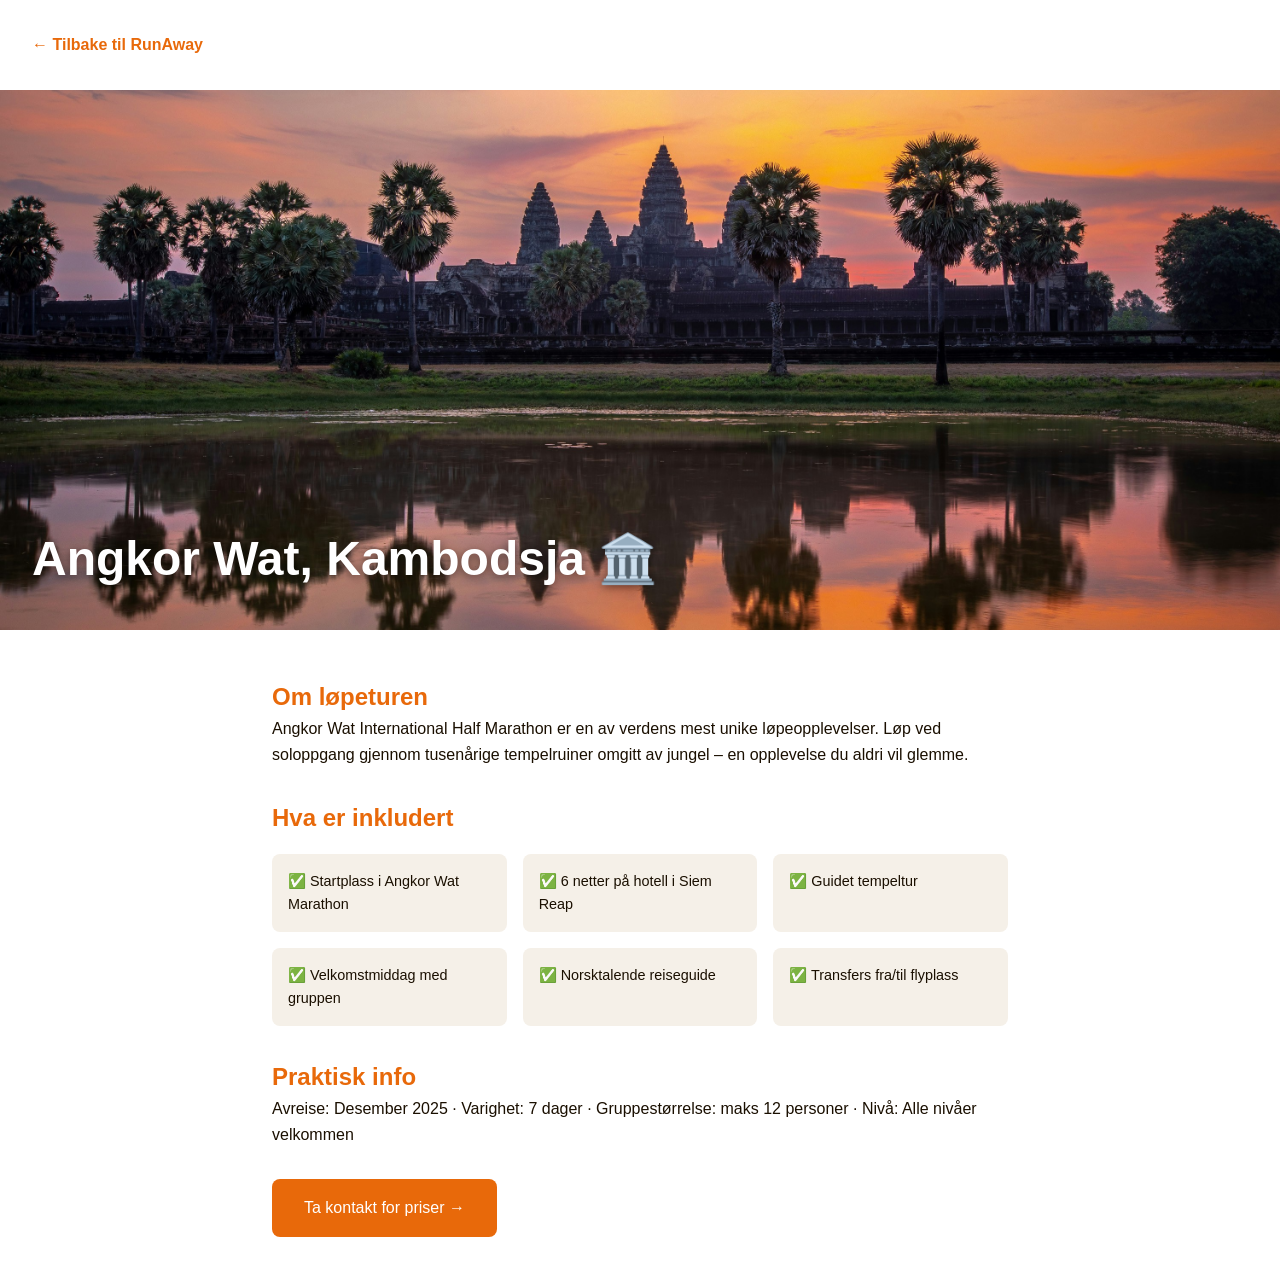
<file: runaway/angkor.html>
<!DOCTYPE html>
<html lang="no">
<head>
  <meta charset="UTF-8">
  <meta name="viewport" content="width=device-width, initial-scale=1.0">
  <title>Angkor Wat – RunAway</title>
  <link rel="stylesheet" href="style.css">
  <style>
    .dest-hero { height: 60vh; background: url('images/angkor.jpg') center/cover no-repeat; display: flex; align-items: flex-end; padding: 2rem; }
    .dest-hero h1 { color: white; font-size: 3rem; text-shadow: 0 2px 10px rgba(0,0,0,0.5); }
    .dest-content { max-width: 800px; margin: 3rem auto; padding: 0 2rem; }
    .dest-content h2 { color: #E8690A; margin-top: 2rem; }
    .inkludert { display: grid; grid-template-columns: repeat(auto-fit, minmax(200px, 1fr)); gap: 1rem; margin: 1rem 0; }
    .inkludert-item { background: #f5f0e8; border-radius: 8px; padding: 1rem; font-size: 0.9rem; }
    .tilbake { display: inline-block; margin: 2rem; color: #E8690A; text-decoration: none; font-weight: bold; }
    .kontakt-btn { background: #E8690A; color: white; border: none; padding: 1rem 2rem; border-radius: 8px; font-size: 1rem; cursor: pointer; margin-top: 2rem; display: inline-block; text-decoration: none; }
  </style>
</head>
<body style="background: #fff; color: #1a0f00;">
  <a href="index.html" class="tilbake">← Tilbake til RunAway</a>
  <div class="dest-hero"><h1>Angkor Wat, Kambodsja 🏛️</h1></div>
  <div class="dest-content">
    <h2>Om løpeturen</h2>
    <p>Angkor Wat International Half Marathon er en av verdens mest unike løpeopplevelser. Løp ved soloppgang gjennom tusenårige tempelruiner omgitt av jungel – en opplevelse du aldri vil glemme.</p>
    <h2>Hva er inkludert</h2>
    <div class="inkludert">
      <div class="inkludert-item">✅ Startplass i Angkor Wat Marathon</div>
      <div class="inkludert-item">✅ 6 netter på hotell i Siem Reap</div>
      <div class="inkludert-item">✅ Guidet tempeltur</div>
      <div class="inkludert-item">✅ Velkomstmiddag med gruppen</div>
      <div class="inkludert-item">✅ Norsktalende reiseguide</div>
      <div class="inkludert-item">✅ Transfers fra/til flyplass</div>
    </div>
    <h2>Praktisk info</h2>
    <p>Avreise: Desember 2025 · Varighet: 7 dager · Gruppestørrelse: maks 12 personer · Nivå: Alle nivåer velkommen</p>
    <a href="index.html#kontakt" class="kontakt-btn">Ta kontakt for priser →</a>
  </div>
</body>
</html>
</file>
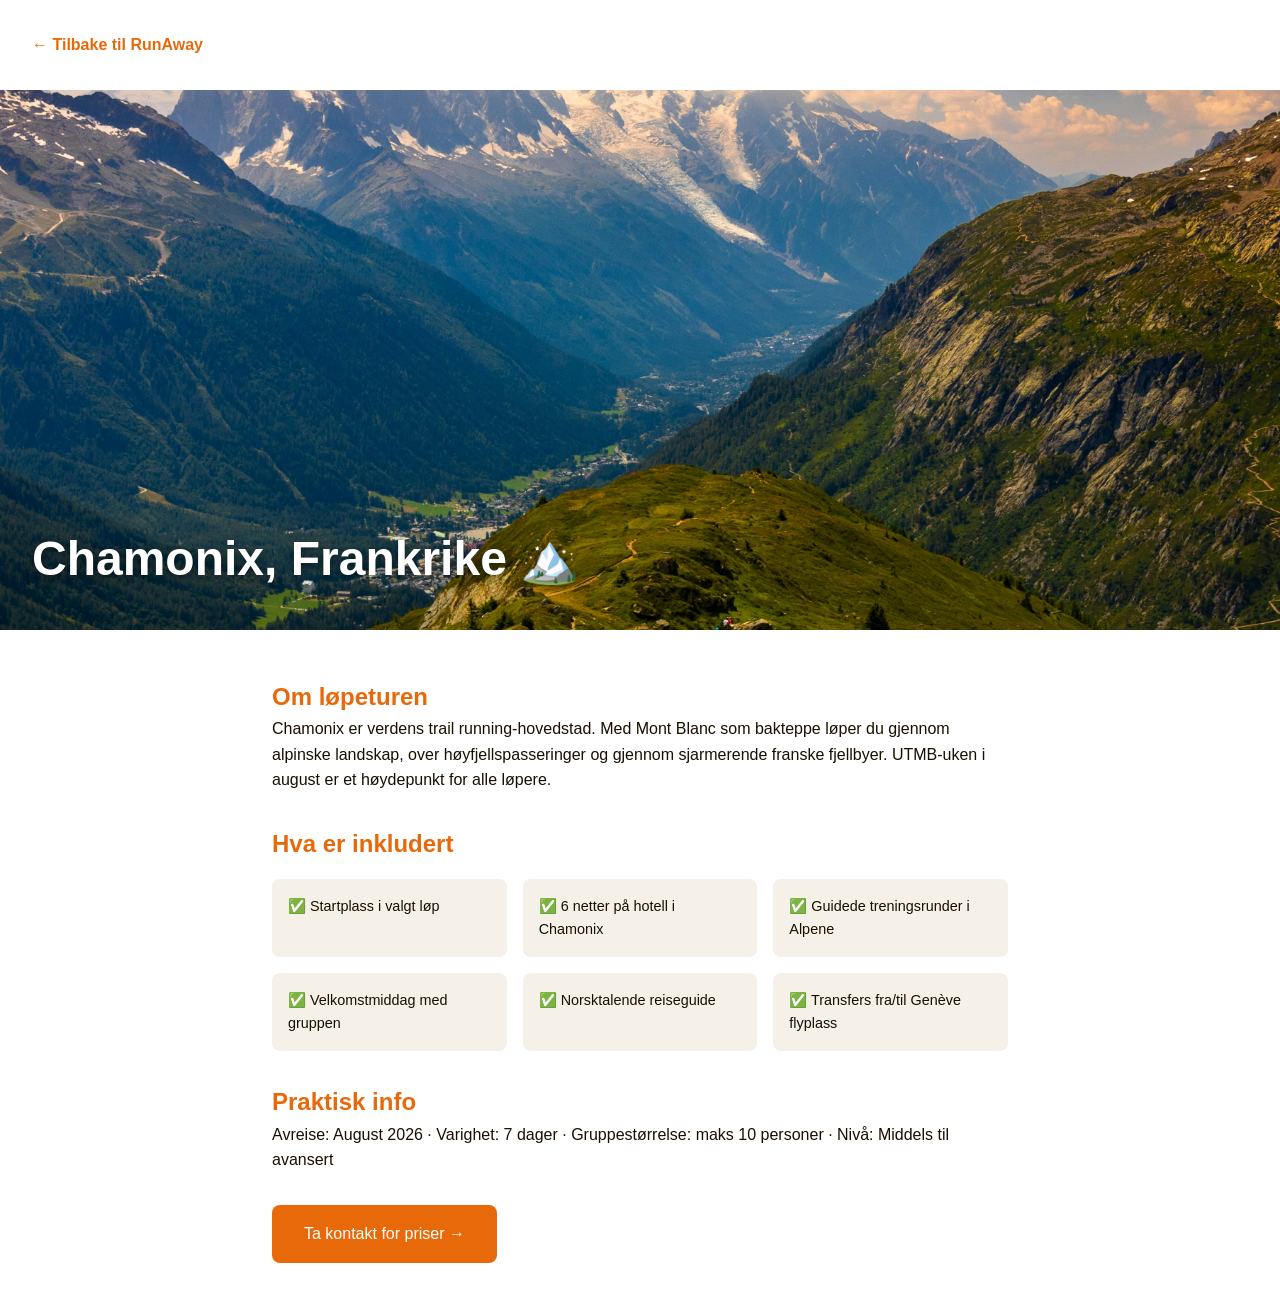
<file: runaway/chamonix.html>
<!DOCTYPE html>
<html lang="no">
<head>
  <meta charset="UTF-8">
  <meta name="viewport" content="width=device-width, initial-scale=1.0">
  <title>Chamonix – RunAway</title>
  <link rel="stylesheet" href="style.css">
  <style>
    .dest-hero { height: 60vh; background: url('images/chamonix.jpg') center/cover no-repeat; display: flex; align-items: flex-end; padding: 2rem; }
    .dest-hero h1 { color: white; font-size: 3rem; text-shadow: 0 2px 10px rgba(0,0,0,0.5); }
    .dest-content { max-width: 800px; margin: 3rem auto; padding: 0 2rem; }
    .dest-content h2 { color: #E8690A; margin-top: 2rem; }
    .inkludert { display: grid; grid-template-columns: repeat(auto-fit, minmax(200px, 1fr)); gap: 1rem; margin: 1rem 0; }
    .inkludert-item { background: #f5f0e8; border-radius: 8px; padding: 1rem; font-size: 0.9rem; }
    .tilbake { display: inline-block; margin: 2rem; color: #E8690A; text-decoration: none; font-weight: bold; }
    .kontakt-btn { background: #E8690A; color: white; border: none; padding: 1rem 2rem; border-radius: 8px; font-size: 1rem; cursor: pointer; margin-top: 2rem; display: inline-block; text-decoration: none; }
  </style>
</head>
<body style="background: #fff; color: #1a0f00;">
  <a href="index.html" class="tilbake">← Tilbake til RunAway</a>
  <div class="dest-hero"><h1>Chamonix, Frankrike 🏔️</h1></div>
  <div class="dest-content">
    <h2>Om løpeturen</h2>
    <p>Chamonix er verdens trail running-hovedstad. Med Mont Blanc som bakteppe løper du gjennom alpinske landskap, over høyfjellspasseringer og gjennom sjarmerende franske fjellbyer. UTMB-uken i august er et høydepunkt for alle løpere.</p>
    <h2>Hva er inkludert</h2>
    <div class="inkludert">
      <div class="inkludert-item">✅ Startplass i valgt løp</div>
      <div class="inkludert-item">✅ 6 netter på hotell i Chamonix</div>
      <div class="inkludert-item">✅ Guidede treningsrunder i Alpene</div>
      <div class="inkludert-item">✅ Velkomstmiddag med gruppen</div>
      <div class="inkludert-item">✅ Norsktalende reiseguide</div>
      <div class="inkludert-item">✅ Transfers fra/til Genève flyplass</div>
    </div>
    <h2>Praktisk info</h2>
    <p>Avreise: August 2026 · Varighet: 7 dager · Gruppestørrelse: maks 10 personer · Nivå: Middels til avansert</p>
    <a href="index.html#kontakt" class="kontakt-btn">Ta kontakt for priser →</a>
  </div>
</body>
</html>
</file>
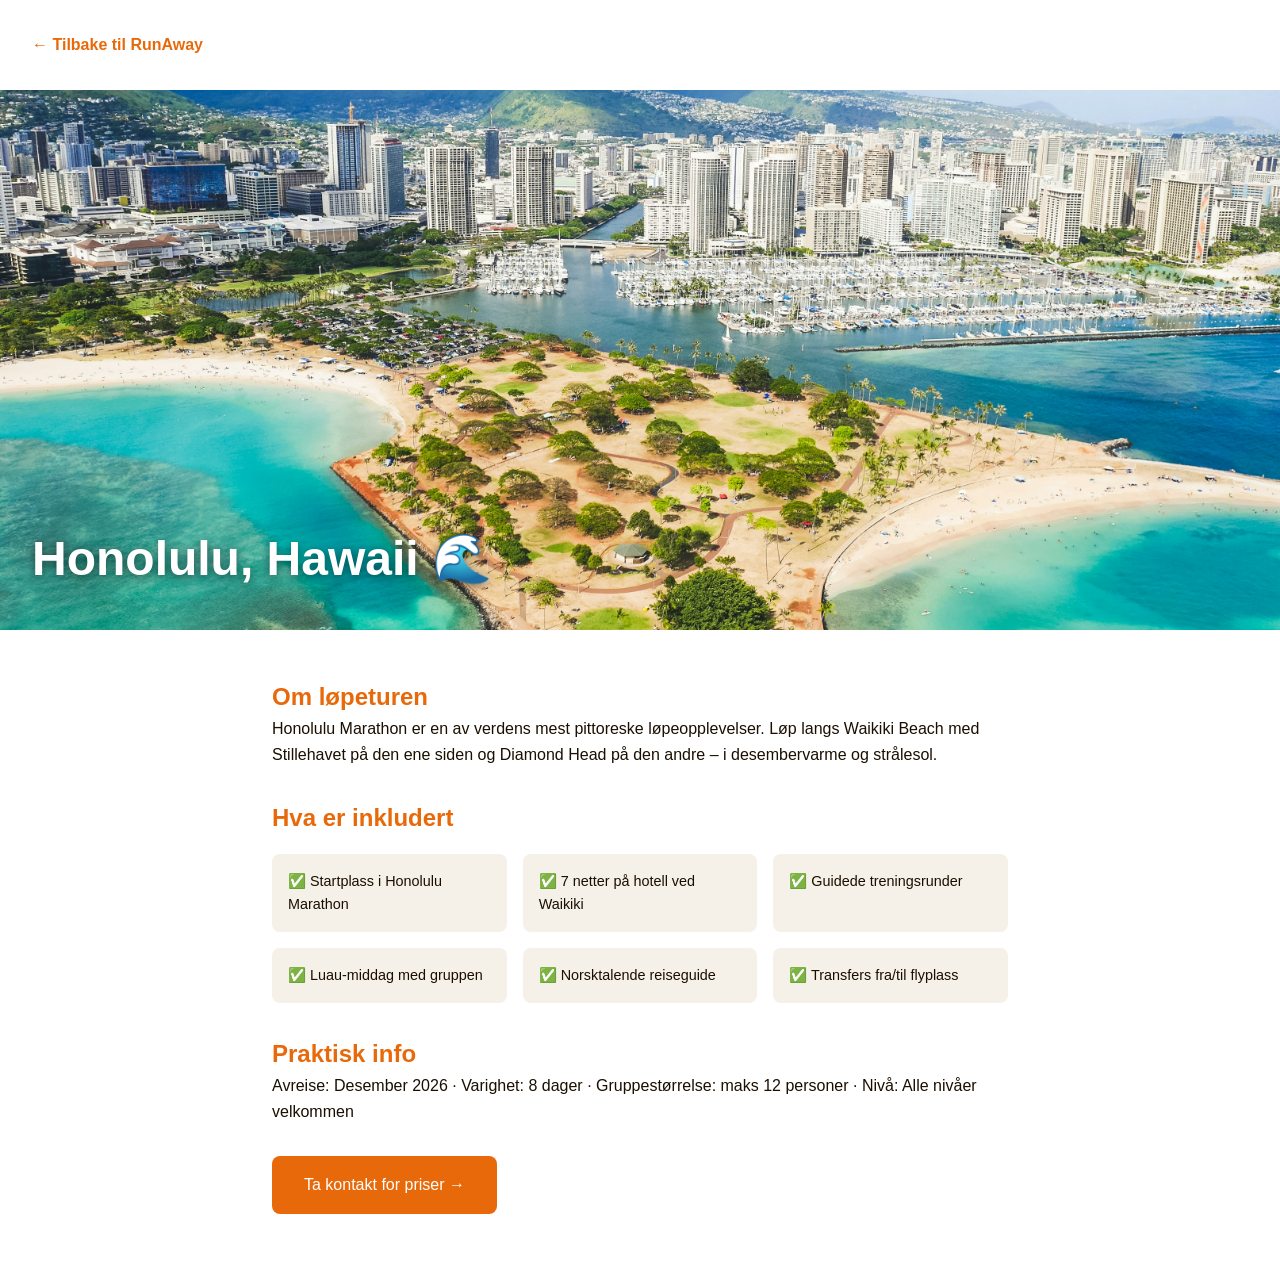
<file: runaway/honolulu.html>
<!DOCTYPE html>
<html lang="no">
<head>
  <meta charset="UTF-8">
  <meta name="viewport" content="width=device-width, initial-scale=1.0">
  <title>Honolulu – RunAway</title>
  <link rel="stylesheet" href="style.css">
  <style>
    .dest-hero { height: 60vh; background: url('images/honolulu.jpg') center/cover no-repeat; display: flex; align-items: flex-end; padding: 2rem; }
    .dest-hero h1 { color: white; font-size: 3rem; text-shadow: 0 2px 10px rgba(0,0,0,0.5); }
    .dest-content { max-width: 800px; margin: 3rem auto; padding: 0 2rem; }
    .dest-content h2 { color: #E8690A; margin-top: 2rem; }
    .inkludert { display: grid; grid-template-columns: repeat(auto-fit, minmax(200px, 1fr)); gap: 1rem; margin: 1rem 0; }
    .inkludert-item { background: #f5f0e8; border-radius: 8px; padding: 1rem; font-size: 0.9rem; }
    .tilbake { display: inline-block; margin: 2rem; color: #E8690A; text-decoration: none; font-weight: bold; }
    .kontakt-btn { background: #E8690A; color: white; border: none; padding: 1rem 2rem; border-radius: 8px; font-size: 1rem; cursor: pointer; margin-top: 2rem; display: inline-block; text-decoration: none; }
  </style>
</head>
<body style="background: #fff; color: #1a0f00;">
  <a href="index.html" class="tilbake">← Tilbake til RunAway</a>
  <div class="dest-hero"><h1>Honolulu, Hawaii 🌊</h1></div>
  <div class="dest-content">
    <h2>Om løpeturen</h2>
    <p>Honolulu Marathon er en av verdens mest pittoreske løpeopplevelser. Løp langs Waikiki Beach med Stillehavet på den ene siden og Diamond Head på den andre – i desembervarme og strålesol.</p>
    <h2>Hva er inkludert</h2>
    <div class="inkludert">
      <div class="inkludert-item">✅ Startplass i Honolulu Marathon</div>
      <div class="inkludert-item">✅ 7 netter på hotell ved Waikiki</div>
      <div class="inkludert-item">✅ Guidede treningsrunder</div>
      <div class="inkludert-item">✅ Luau-middag med gruppen</div>
      <div class="inkludert-item">✅ Norsktalende reiseguide</div>
      <div class="inkludert-item">✅ Transfers fra/til flyplass</div>
    </div>
    <h2>Praktisk info</h2>
    <p>Avreise: Desember 2026 · Varighet: 8 dager · Gruppestørrelse: maks 12 personer · Nivå: Alle nivåer velkommen</p>
    <a href="index.html#kontakt" class="kontakt-btn">Ta kontakt for priser →</a>
  </div>
</body>
</html>
</file>
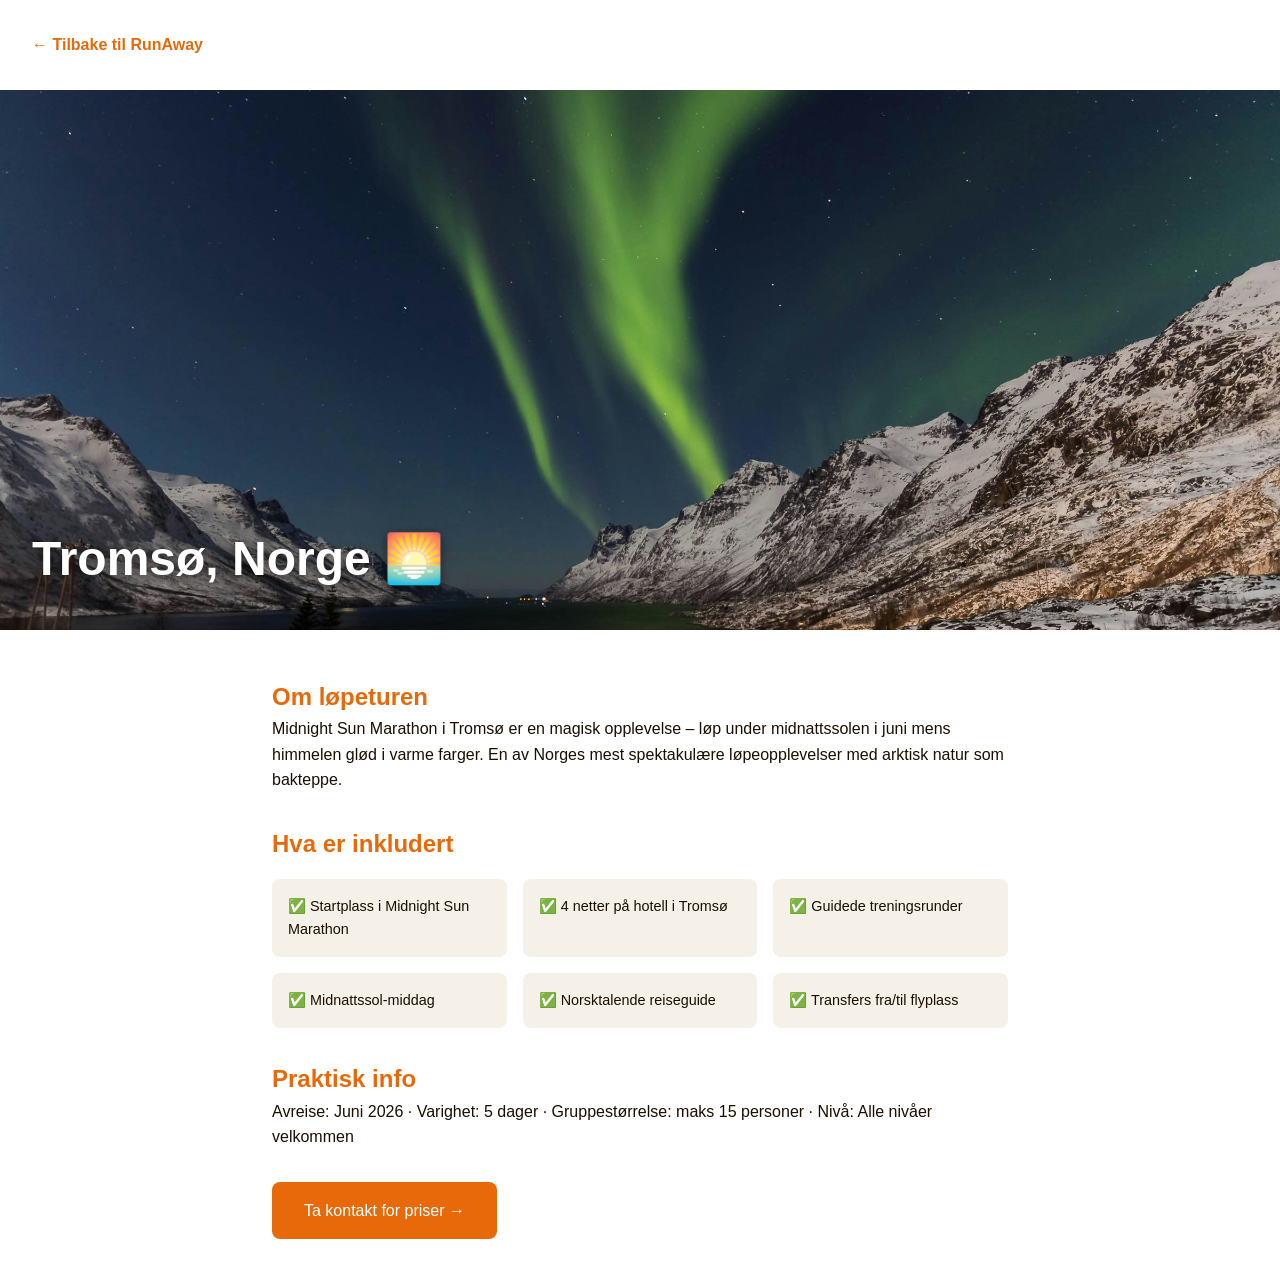
<file: runaway/tromso.html>
<!DOCTYPE html>
<html lang="no">
<head>
  <meta charset="UTF-8">
  <meta name="viewport" content="width=device-width, initial-scale=1.0">
  <title>Tromsø – RunAway</title>
  <link rel="stylesheet" href="style.css">
  <style>
    .dest-hero { height: 60vh; background: url('images/tromsø.jpg') center/cover no-repeat; display: flex; align-items: flex-end; padding: 2rem; }
    .dest-hero h1 { color: white; font-size: 3rem; text-shadow: 0 2px 10px rgba(0,0,0,0.5); }
    .dest-content { max-width: 800px; margin: 3rem auto; padding: 0 2rem; }
    .dest-content h2 { color: #E8690A; margin-top: 2rem; }
    .inkludert { display: grid; grid-template-columns: repeat(auto-fit, minmax(200px, 1fr)); gap: 1rem; margin: 1rem 0; }
    .inkludert-item { background: #f5f0e8; border-radius: 8px; padding: 1rem; font-size: 0.9rem; }
    .tilbake { display: inline-block; margin: 2rem; color: #E8690A; text-decoration: none; font-weight: bold; }
    .kontakt-btn { background: #E8690A; color: white; border: none; padding: 1rem 2rem; border-radius: 8px; font-size: 1rem; cursor: pointer; margin-top: 2rem; display: inline-block; text-decoration: none; }
  </style>
</head>
<body style="background: #fff; color: #1a0f00;">
  <a href="index.html" class="tilbake">← Tilbake til RunAway</a>
  <div class="dest-hero"><h1>Tromsø, Norge 🌅</h1></div>
  <div class="dest-content">
    <h2>Om løpeturen</h2>
    <p>Midnight Sun Marathon i Tromsø er en magisk opplevelse – løp under midnattssolen i juni mens himmelen glød i varme farger. En av Norges mest spektakulære løpeopplevelser med arktisk natur som bakteppe.</p>
    <h2>Hva er inkludert</h2>
    <div class="inkludert">
      <div class="inkludert-item">✅ Startplass i Midnight Sun Marathon</div>
      <div class="inkludert-item">✅ 4 netter på hotell i Tromsø</div>
      <div class="inkludert-item">✅ Guidede treningsrunder</div>
      <div class="inkludert-item">✅ Midnattssol-middag</div>
      <div class="inkludert-item">✅ Norsktalende reiseguide</div>
      <div class="inkludert-item">✅ Transfers fra/til flyplass</div>
    </div>
    <h2>Praktisk info</h2>
    <p>Avreise: Juni 2026 · Varighet: 5 dager · Gruppestørrelse: maks 15 personer · Nivå: Alle nivåer velkommen</p>
    <a href="index.html#kontakt" class="kontakt-btn">Ta kontakt for priser →</a>
  </div>
</body>
</html>
</file>
<file: runaway/style.css>
/* ===== Reset & Base ===== */
*, *::before, *::after {
  margin: 0;
  padding: 0;
  box-sizing: border-box;
}

:root {
  --bg-dark: #1a0f00;
  --text-on-dark: #ffffff;
  --text-on-dark-muted: rgba(255, 255, 255, 0.65);

  --bg-light: #F5F0E8;
  --bg-light-alt: #EBE4D8;
  --bg-card-light: #FFFFFF;
  --text-on-light: #1a0f00;
  --text-on-light-muted: rgba(26, 15, 0, 0.65);
  --border-light: rgba(26, 15, 0, 0.1);

  --accent: #E8690A;
  --accent-hover: #ff7a1a;
  --accent-glow: rgba(232, 105, 10, 0.25);
  --radius: 12px;
  --radius-lg: 20px;
  --transition: 0.3s ease;
}

html {
  scroll-behavior: smooth;
}

body {
  font-family: 'Outfit', sans-serif;
  background-color: var(--bg-light);
  color: var(--text-on-light);
  line-height: 1.6;
  overflow-x: hidden;
}

a {
  color: inherit;
  text-decoration: none;
}

img {
  max-width: 100%;
  display: block;
}

.container {
  max-width: 1200px;
  margin: 0 auto;
  padding: 0 24px;
}

/* ===== Navbar (dark) ===== */
.navbar {
  position: fixed;
  top: 0;
  left: 0;
  right: 0;
  z-index: 1000;
  padding: 20px 0;
  background: rgba(26, 15, 0, 0.92);
  backdrop-filter: blur(12px);
  transition: padding var(--transition), box-shadow var(--transition);
}

.navbar.scrolled {
  padding: 14px 0;
  box-shadow: 0 4px 30px rgba(0, 0, 0, 0.3);
}

.nav-container {
  max-width: 1200px;
  margin: 0 auto;
  padding: 0 24px;
  display: flex;
  align-items: center;
  justify-content: space-between;
}

.logo {
  font-size: 1.5rem;
  font-weight: 800;
  letter-spacing: 3px;
  color: var(--accent);
  transition: opacity var(--transition);
}

.logo:hover {
  opacity: 0.85;
}

.nav-links {
  display: flex;
  list-style: none;
  gap: 36px;
}

.nav-links a {
  font-size: 0.95rem;
  font-weight: 500;
  color: var(--text-on-dark-muted);
  transition: color var(--transition);
  position: relative;
}

.nav-links a::after {
  content: '';
  position: absolute;
  bottom: -4px;
  left: 0;
  width: 0;
  height: 2px;
  background: var(--accent);
  transition: width var(--transition);
}

.nav-links a:hover,
.nav-links a.active {
  color: var(--text-on-dark);
}

.nav-links a:hover::after,
.nav-links a.active::after {
  width: 100%;
}

.nav-toggle {
  display: none;
  flex-direction: column;
  gap: 5px;
  background: none;
  border: none;
  cursor: pointer;
  padding: 4px;
}

.nav-toggle span {
  display: block;
  width: 24px;
  height: 2px;
  background: var(--text-on-dark);
  transition: var(--transition);
}

.nav-toggle.open span:nth-child(1) {
  transform: rotate(45deg) translate(5px, 5px);
}

.nav-toggle.open span:nth-child(2) {
  opacity: 0;
}

.nav-toggle.open span:nth-child(3) {
  transform: rotate(-45deg) translate(5px, -5px);
}

/* ===== Hero (dark) ===== */
.hero {
  position: relative;
  min-height: 100vh;
  display: flex;
  align-items: center;
  justify-content: center;
  text-align: center;
  overflow: hidden;
  color: var(--text-on-dark);
}

.hero-bg {
  position: absolute;
  inset: 0;
  background:
    radial-gradient(ellipse at 20% 50%, rgba(232, 105, 10, 0.15) 0%, transparent 50%),
    radial-gradient(ellipse at 80% 20%, rgba(232, 105, 10, 0.08) 0%, transparent 40%),
    radial-gradient(ellipse at 50% 100%, rgba(232, 105, 10, 0.1) 0%, transparent 50%),
    var(--bg-dark);
}

.hero-bg::before {
  content: '';
  position: absolute;
  inset: 0;
  background: url("data:image/svg+xml,%3Csvg width='60' height='60' viewBox='0 0 60 60' xmlns='http://www.w3.org/2000/svg'%3E%3Cg fill='none' fill-rule='evenodd'%3E%3Cg fill='%23E8690A' fill-opacity='0.03'%3E%3Cpath d='M36 34v-4h-2v4h-4v2h4v4h2v-4h4v-2h-4zm0-30V0h-2v4h-4v2h4v4h2V6h4V4h-4zM6 34v-4H4v4H0v2h4v4h2v-4h4v-2H6zM6 4V0H4v4H0v2h4v4h2V6h4V4H6z'/%3E%3C/g%3E%3C/g%3E%3C/svg%3E");
  opacity: 0.5;
}

.hero-content {
  position: relative;
  z-index: 1;
  max-width: 780px;
  padding: 0 24px;
  animation: fadeUp 1s ease forwards;
}

.hero-tag {
  display: inline-block;
  font-size: 0.85rem;
  font-weight: 600;
  letter-spacing: 2px;
  text-transform: uppercase;
  color: var(--accent);
  margin-bottom: 24px;
  padding: 8px 20px;
  border: 1px solid rgba(232, 105, 10, 0.3);
  border-radius: 50px;
}

.hero h1 {
  font-size: clamp(2.8rem, 6vw, 4.5rem);
  font-weight: 800;
  line-height: 1.1;
  margin-bottom: 24px;
  background: linear-gradient(135deg, #fff 0%, rgba(255, 255, 255, 0.85) 100%);
  -webkit-background-clip: text;
  -webkit-text-fill-color: transparent;
  background-clip: text;
}

.hero p {
  font-size: clamp(1.1rem, 2vw, 1.35rem);
  color: var(--text-on-dark-muted);
  margin-bottom: 40px;
  max-width: 560px;
  margin-left: auto;
  margin-right: auto;
}

.hero-actions {
  display: flex;
  gap: 16px;
  justify-content: center;
  flex-wrap: wrap;
}

.hero-scroll {
  position: absolute;
  bottom: 40px;
  left: 50%;
  transform: translateX(-50%);
  display: flex;
  flex-direction: column;
  align-items: center;
  gap: 8px;
  color: var(--text-on-dark-muted);
  font-size: 0.75rem;
  letter-spacing: 2px;
  text-transform: uppercase;
  animation: fadeUp 1s ease 0.5s forwards;
  opacity: 0;
}

.scroll-line {
  width: 1px;
  height: 40px;
  background: linear-gradient(to bottom, var(--accent), transparent);
  animation: scrollPulse 2s ease infinite;
}

/* ===== Buttons ===== */
.btn {
  display: inline-block;
  padding: 14px 32px;
  font-family: inherit;
  font-size: 0.95rem;
  font-weight: 600;
  border-radius: 50px;
  cursor: pointer;
  transition: all var(--transition);
  border: 2px solid transparent;
}

.btn-primary {
  background: var(--accent);
  color: #ffffff;
  border-color: var(--accent);
}

.btn-primary:hover {
  background: var(--accent-hover);
  border-color: var(--accent-hover);
  box-shadow: 0 8px 30px var(--accent-glow);
  transform: translateY(-2px);
}

.btn-outline {
  background: transparent;
  color: var(--text-on-dark);
  border-color: rgba(255, 255, 255, 0.25);
}

.btn-outline:hover {
  border-color: var(--accent);
  color: var(--accent);
}

/* ===== Light content area ===== */
.light-content {
  background: var(--bg-light);
  color: var(--text-on-light);
}

.light-content .section {
  padding: 100px 0;
}

.light-content .section-alt {
  background: var(--bg-light-alt);
}

.light-content .section-header {
  text-align: center;
  max-width: 600px;
  margin: 0 auto 60px;
}

.light-content .section-tag {
  display: inline-block;
  font-size: 0.8rem;
  font-weight: 600;
  letter-spacing: 2px;
  text-transform: uppercase;
  color: var(--accent);
  margin-bottom: 16px;
}

.light-content .section-header h2 {
  font-size: clamp(2rem, 4vw, 2.8rem);
  font-weight: 700;
  margin-bottom: 16px;
  color: var(--text-on-light);
}

.light-content .section-header p {
  color: var(--text-on-light-muted);
  font-size: 1.05rem;
}

/* ===== Destination Cards ===== */
.destinations-grid {
  display: grid;
  grid-template-columns: repeat(3, 1fr);
  gap: 24px;
}

.destination-card {
  background: var(--bg-card-light);
  border-radius: var(--radius-lg);
  overflow: hidden;
  border: 1px solid var(--border-light);
  box-shadow: 0 4px 20px rgba(26, 15, 0, 0.06);
  transition: transform var(--transition), box-shadow var(--transition), border-color var(--transition);
  opacity: 0;
  transform: translateY(30px);
}

.destination-card.visible {
  opacity: 1;
  transform: translateY(0);
}

.destination-card:hover {
  transform: translateY(-6px);
  box-shadow: 0 16px 40px rgba(26, 15, 0, 0.12);
  border-color: rgba(232, 105, 10, 0.4);
}

.card-image {
  height: 200px;
  background-size: cover;
  background-position: center;
  position: relative;
}

.card-image::after {
  content: '';
  position: absolute;
  inset: 0;
  background: linear-gradient(to top, var(--bg-card-light) 0%, transparent 60%);
}

.card-angkor {
  background: url('images/angkor.jpg') center/cover no-repeat;
}

.card-tokyo {
  background: url('images/tokyo.jpg') center/cover no-repeat;
}

.card-tromso {
  background: url('images/tromsø.jpg') center/cover no-repeat;
}

.card-honolulu {
  background: url('images/honolulu.jpg') center/cover no-repeat;
}

.card-chamonix {
  background: url('images/chamonix.jpg') center/cover no-repeat;
}

.card-capetown {
  background: url('images/capetown.jpg') center/cover no-repeat;
}

.card-body {
  padding: 24px;
}

.card-country {
  font-size: 0.75rem;
  font-weight: 600;
  letter-spacing: 1.5px;
  text-transform: uppercase;
  color: var(--accent);
}

.card-body h3 {
  font-size: 1.4rem;
  font-weight: 700;
  margin: 8px 0 10px;
  color: var(--text-on-light);
}

.card-body p {
  font-size: 0.9rem;
  color: var(--text-on-light-muted);
  line-height: 1.5;
}

/* ===== Packages ===== */
.packages-grid {
  display: grid;
  grid-template-columns: repeat(3, 1fr);
  gap: 24px;
}

.package-card {
  background: var(--bg-card-light);
  border: 1px solid var(--border-light);
  border-radius: var(--radius-lg);
  padding: 36px 28px;
  position: relative;
  box-shadow: 0 4px 20px rgba(26, 15, 0, 0.06);
  transition: transform var(--transition), border-color var(--transition), box-shadow var(--transition);
}

.package-card:hover {
  transform: translateY(-4px);
  border-color: rgba(232, 105, 10, 0.4);
  box-shadow: 0 12px 32px rgba(26, 15, 0, 0.1);
}

.package-featured {
  border-color: var(--accent);
  background: linear-gradient(160deg, rgba(232, 105, 10, 0.08) 0%, var(--bg-card-light) 60%);
}

.featured-badge {
  position: absolute;
  top: -12px;
  left: 50%;
  transform: translateX(-50%);
  background: var(--accent);
  color: #ffffff;
  font-size: 0.75rem;
  font-weight: 600;
  padding: 4px 16px;
  border-radius: 50px;
  white-space: nowrap;
}

.package-card h3 {
  font-size: 1.5rem;
  font-weight: 700;
  margin-bottom: 4px;
  color: var(--text-on-light);
}

.package-duration {
  color: var(--accent);
  font-weight: 600;
  font-size: 0.9rem;
  margin-bottom: 16px;
}

.package-card p:not(.package-duration) {
  color: var(--text-on-light-muted);
  font-size: 0.95rem;
  margin-bottom: 24px;
}

.package-price {
  font-size: 1.1rem;
  font-weight: 700;
  color: var(--text-on-light);
}

/* ===== About ===== */
.about-grid {
  display: grid;
  grid-template-columns: 1fr 1fr;
  gap: 60px;
  align-items: center;
}

.about-content h2 {
  font-size: clamp(1.8rem, 3vw, 2.4rem);
  font-weight: 700;
  margin-bottom: 20px;
  color: var(--text-on-light);
}

.about-content p {
  color: var(--text-on-light-muted);
  margin-bottom: 16px;
  font-size: 1.05rem;
}

.stats {
  display: flex;
  gap: 40px;
  margin-top: 36px;
}

.stat {
  display: flex;
  flex-direction: column;
}

.stat-number {
  font-size: 2rem;
  font-weight: 800;
  color: var(--accent);
}

.stat-label {
  font-size: 0.85rem;
  color: var(--text-on-light-muted);
  text-transform: uppercase;
  letter-spacing: 1px;
}

.about-visual {
  position: relative;
}

.about-image {
  height: 420px;
  border-radius: var(--radius-lg);
  background:
    linear-gradient(135deg, rgba(232, 105, 10, 0.2) 0%, transparent 50%),
    linear-gradient(160deg, #3d2b1f 0%, #E8690A 50%, #1a0f00 100%);
  border: 1px solid var(--border-light);
  box-shadow: 0 8px 30px rgba(26, 15, 0, 0.1);
}

.about-image::after {
  content: 'RUN';
  position: absolute;
  top: 50%;
  left: 50%;
  transform: translate(-50%, -50%);
  font-size: 6rem;
  font-weight: 800;
  color: rgba(255, 255, 255, 0.15);
  letter-spacing: 20px;
}

/* ===== Contact ===== */
.section-contact {
  background:
    radial-gradient(ellipse at 50% 100%, rgba(232, 105, 10, 0.06) 0%, transparent 60%),
    var(--bg-light);
}

.contact-form {
  max-width: 640px;
  margin: 0 auto 48px;
}

.form-row {
  display: grid;
  grid-template-columns: 1fr 1fr;
  gap: 20px;
}

.form-group {
  margin-bottom: 20px;
}

.form-group label {
  display: block;
  font-size: 0.85rem;
  font-weight: 600;
  margin-bottom: 8px;
  color: var(--text-on-light-muted);
}

.form-group input,
.form-group textarea {
  width: 100%;
  padding: 14px 18px;
  background: var(--bg-card-light);
  border: 1px solid var(--border-light);
  border-radius: var(--radius);
  color: var(--text-on-light);
  font-family: inherit;
  font-size: 0.95rem;
  transition: border-color var(--transition), box-shadow var(--transition);
}

.form-group input::placeholder,
.form-group textarea::placeholder {
  color: rgba(26, 15, 0, 0.35);
}

.form-group input:focus,
.form-group textarea:focus {
  outline: none;
  border-color: var(--accent);
  box-shadow: 0 0 0 3px var(--accent-glow);
}

.form-group textarea {
  resize: vertical;
  min-height: 120px;
}

.contact-form .btn {
  width: 100%;
  border: none;
}

.contact-info {
  display: flex;
  justify-content: center;
  gap: 48px;
  flex-wrap: wrap;
  text-align: center;
}

.contact-item {
  display: flex;
  flex-direction: column;
  gap: 4px;
}

.contact-label {
  font-size: 0.75rem;
  font-weight: 600;
  letter-spacing: 1.5px;
  text-transform: uppercase;
  color: var(--accent);
}

.contact-item a {
  color: var(--text-on-light-muted);
  transition: color var(--transition);
}

.contact-item a:hover {
  color: var(--accent);
}

.contact-item span:not(.contact-label) {
  color: var(--text-on-light-muted);
}

/* ===== Footer ===== */
.footer {
  padding: 40px 0;
  border-top: 1px solid var(--border-light);
  background: var(--bg-light);
}

.footer-inner {
  display: flex;
  align-items: center;
  justify-content: space-between;
  flex-wrap: wrap;
  gap: 16px;
}

.footer p {
  font-size: 0.85rem;
  color: var(--text-on-light-muted);
}

.footer-links {
  display: flex;
  list-style: none;
  gap: 24px;
}

.footer-links a {
  font-size: 0.85rem;
  color: var(--text-on-light-muted);
  transition: color var(--transition);
}

.footer-links a:hover {
  color: var(--accent);
}

/* ===== Chatbot ===== */
.chat-widget {
  position: fixed;
  bottom: 24px;
  right: 24px;
  z-index: 2000;
  font-family: 'Outfit', sans-serif;
}

.chat-bubble {
  width: 60px;
  height: 60px;
  border-radius: 50%;
  background: var(--accent);
  color: #ffffff;
  border: none;
  cursor: pointer;
  display: flex;
  align-items: center;
  justify-content: center;
  box-shadow: 0 6px 24px rgba(232, 105, 10, 0.4);
  transition: transform var(--transition), box-shadow var(--transition), background var(--transition);
}

.chat-bubble:hover {
  transform: scale(1.08);
  background: var(--accent-hover);
  box-shadow: 0 8px 32px rgba(232, 105, 10, 0.5);
}

.chat-bubble .chat-icon-close {
  display: none;
}

.chat-widget.open .chat-bubble .chat-icon-open {
  display: none;
}

.chat-widget.open .chat-bubble .chat-icon-close {
  display: block;
}

.chat-window {
  position: absolute;
  bottom: 76px;
  right: 0;
  width: 380px;
  height: 520px;
  background: #ffffff;
  border-radius: var(--radius-lg);
  box-shadow: 0 12px 48px rgba(26, 15, 0, 0.18);
  display: flex;
  flex-direction: column;
  overflow: hidden;
  opacity: 0;
  visibility: hidden;
  transform: translateY(16px) scale(0.95);
  transition: opacity var(--transition), transform var(--transition), visibility var(--transition);
  border: 1px solid var(--border-light);
}

.chat-widget.open .chat-window {
  opacity: 1;
  visibility: visible;
  transform: translateY(0) scale(1);
}

.chat-header {
  background: var(--bg-dark);
  color: var(--text-on-dark);
  padding: 16px 20px;
  display: flex;
  align-items: center;
  justify-content: space-between;
  flex-shrink: 0;
}

.chat-header-info {
  display: flex;
  flex-direction: column;
  gap: 2px;
}

.chat-header-title {
  font-weight: 700;
  font-size: 1rem;
}

.chat-header-status {
  font-size: 0.75rem;
  color: var(--text-on-dark-muted);
}

.chat-close {
  background: none;
  border: none;
  color: var(--text-on-dark-muted);
  font-size: 1.5rem;
  cursor: pointer;
  line-height: 1;
  padding: 0 4px;
  transition: color var(--transition);
}

.chat-close:hover {
  color: var(--text-on-dark);
}

.chat-messages {
  flex: 1;
  overflow-y: auto;
  padding: 20px;
  display: flex;
  flex-direction: column;
  gap: 12px;
  background: var(--bg-light);
}

.chat-message {
  max-width: 85%;
  padding: 10px 14px;
  border-radius: 16px;
  font-size: 0.9rem;
  line-height: 1.5;
  animation: fadeUp 0.3s ease;
}

.chat-message.user {
  align-self: flex-end;
  background: var(--accent);
  color: #ffffff;
  border-bottom-right-radius: 4px;
}

.chat-message.assistant {
  align-self: flex-start;
  background: #ffffff;
  color: var(--text-on-light);
  border: 1px solid var(--border-light);
  border-bottom-left-radius: 4px;
}

.chat-message.loading {
  align-self: flex-start;
  background: #ffffff;
  border: 1px solid var(--border-light);
  border-bottom-left-radius: 4px;
  display: flex;
  gap: 4px;
  padding: 14px 18px;
}

.chat-message.loading span {
  width: 8px;
  height: 8px;
  background: var(--accent);
  border-radius: 50%;
  animation: dotPulse 1.4s ease infinite;
}

.chat-message.loading span:nth-child(2) {
  animation-delay: 0.2s;
}

.chat-message.loading span:nth-child(3) {
  animation-delay: 0.4s;
}

.chat-input-area {
  display: flex;
  gap: 8px;
  padding: 14px 16px;
  border-top: 1px solid var(--border-light);
  background: #ffffff;
  flex-shrink: 0;
}

.chat-input-area input {
  flex: 1;
  padding: 10px 16px;
  border: 1px solid var(--border-light);
  border-radius: 50px;
  font-family: inherit;
  font-size: 0.9rem;
  color: var(--text-on-light);
  background: var(--bg-light);
  transition: border-color var(--transition), box-shadow var(--transition);
}

.chat-input-area input:focus {
  outline: none;
  border-color: var(--accent);
  box-shadow: 0 0 0 3px var(--accent-glow);
}

.chat-input-area input::placeholder {
  color: rgba(26, 15, 0, 0.35);
}

.chat-send {
  width: 42px;
  height: 42px;
  border-radius: 50%;
  background: var(--accent);
  color: #ffffff;
  border: none;
  cursor: pointer;
  display: flex;
  align-items: center;
  justify-content: center;
  flex-shrink: 0;
  transition: background var(--transition), transform var(--transition);
}

.chat-send:hover:not(:disabled) {
  background: var(--accent-hover);
  transform: scale(1.05);
}

.chat-send:disabled {
  opacity: 0.5;
  cursor: not-allowed;
}

@keyframes dotPulse {
  0%, 80%, 100% { opacity: 0.3; transform: scale(0.8); }
  40% { opacity: 1; transform: scale(1); }
}

/* ===== Animations ===== */
@keyframes fadeUp {
  from {
    opacity: 0;
    transform: translateY(30px);
  }
  to {
    opacity: 1;
    transform: translateY(0);
  }
}

@keyframes scrollPulse {
  0%, 100% { opacity: 0.3; transform: scaleY(1); }
  50% { opacity: 1; transform: scaleY(1.2); }
}

/* ===== Responsive ===== */
@media (max-width: 900px) {
  .destinations-grid,
  .packages-grid {
    grid-template-columns: repeat(2, 1fr);
  }

  .about-grid {
    grid-template-columns: 1fr;
  }

  .about-image {
    height: 280px;
  }
}

@media (max-width: 640px) {
  .nav-toggle {
    display: flex;
  }

  .nav-links {
    position: fixed;
    top: 0;
    right: -100%;
    width: 280px;
    height: 100vh;
    background: var(--bg-dark);
    flex-direction: column;
    padding: 80px 40px;
    gap: 24px;
    transition: right var(--transition);
    box-shadow: -10px 0 30px rgba(0, 0, 0, 0.5);
  }

  .nav-links.open {
    right: 0;
  }

  .destinations-grid,
  .packages-grid {
    grid-template-columns: 1fr;
  }

  .form-row {
    grid-template-columns: 1fr;
  }

  .stats {
    gap: 24px;
  }

  .footer-inner {
    flex-direction: column;
    text-align: center;
  }

  .contact-info {
    flex-direction: column;
    gap: 24px;
  }

  .chat-window {
    width: calc(100vw - 32px);
    right: -8px;
    height: 480px;
  }

  .chat-widget {
    bottom: 16px;
    right: 16px;
  }
}
</file>
